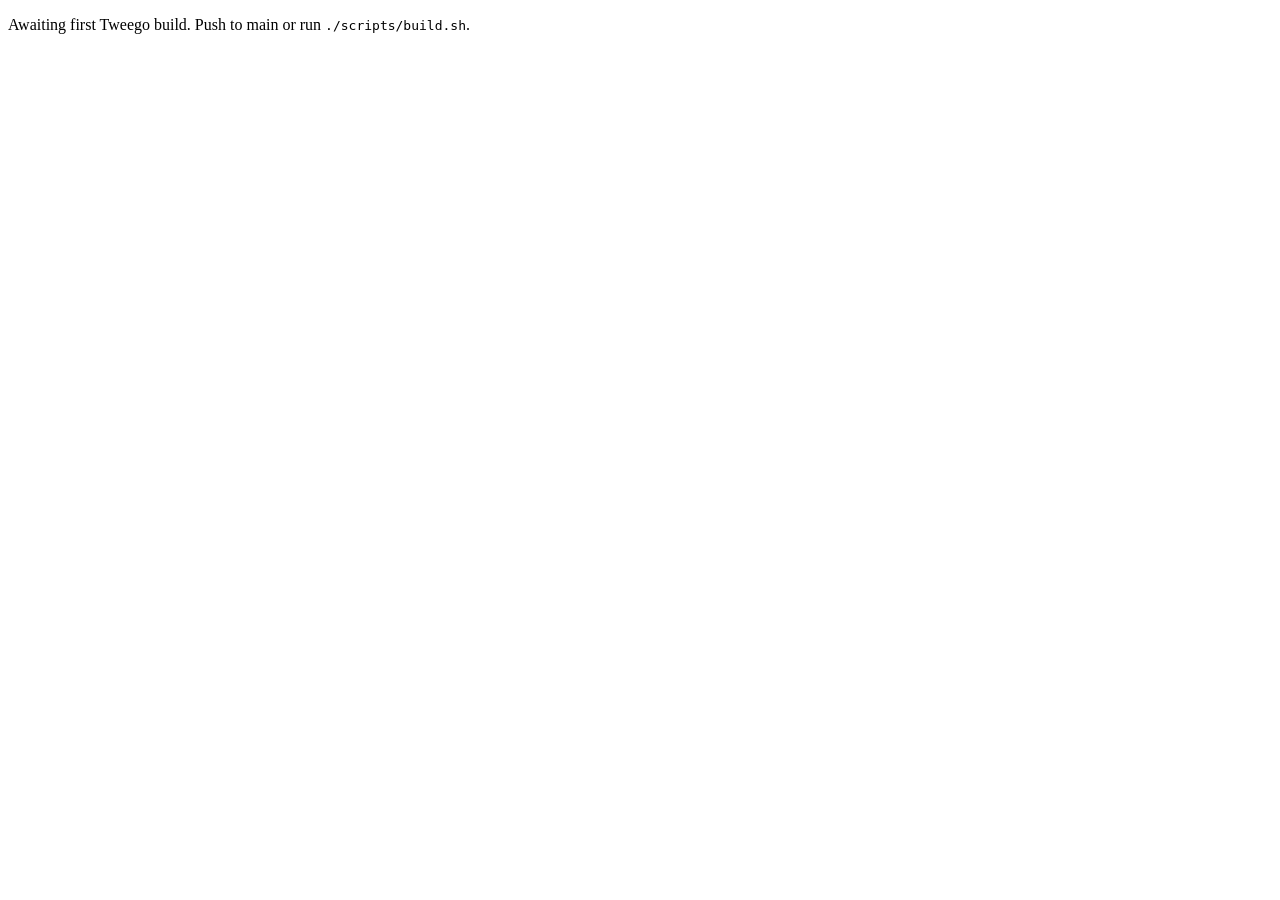
<file: docs/index.html>
<!DOCTYPE html>
<html lang="en"><head><meta charset="utf-8"><title>VG Twine Sketches</title></head>
<body><p>Awaiting first Tweego build. Push to main or run <code>./scripts/build.sh</code>.</p></body></html>
</file>
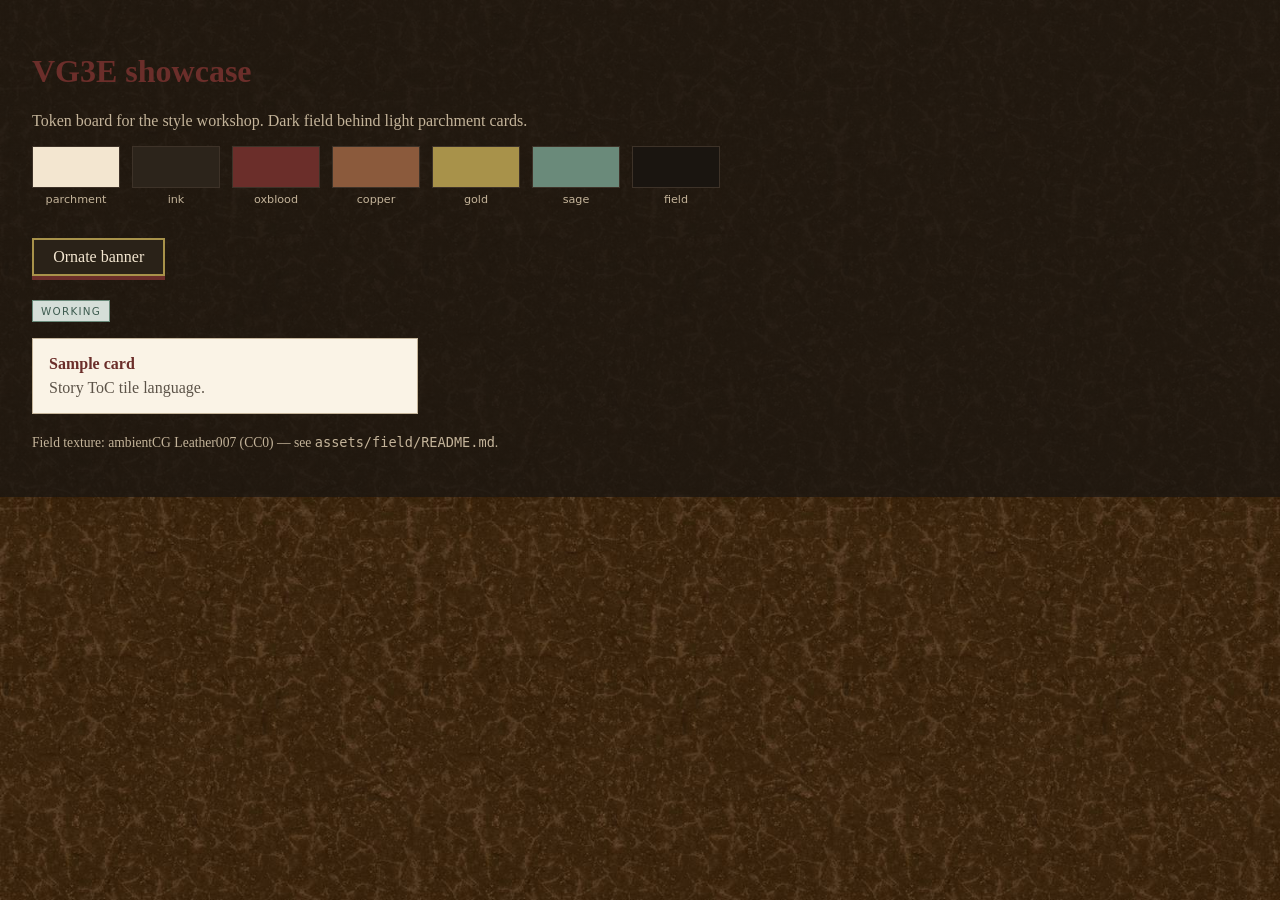
<file: styles/vg3e/showcase.html>
<!DOCTYPE html>
<html lang="en">
<head>
  <meta charset="utf-8">
  <meta name="viewport" content="width=device-width, initial-scale=1">
  <title>VG3E · Style showcase</title>
  <link rel="stylesheet" href="./tokens.css">
  <style>
    body {
      margin: 0;
      font-family: var(--vg3e-serif);
      color: var(--vg3e-ink);
      padding: 2rem;
      background-color: var(--vg3e-field);
      background-image:
        linear-gradient(var(--vg3e-field-overlay), var(--vg3e-field-overlay)),
        var(--vg3e-field-texture);
      background-size: auto, 420px 420px;
      background-repeat: no-repeat, repeat;
    }
    h1 { font-family: var(--vg3e-display); color: var(--vg3e-oxblood); }
    .swatches { display: flex; flex-wrap: wrap; gap: 0.75rem; margin: 1rem 0 2rem; }
    .swatch { width: 5.5rem; text-align: center; font-size: 0.7rem; font-family: var(--vg3e-small); color: var(--vg3e-gold-quiet); }
    .chip { height: 2.5rem; border: 1px solid var(--vg3e-stitch); margin-bottom: 0.3rem; }
    .banner { display: inline-block; background: var(--vg3e-banner); color: var(--vg3e-parchment); border: 2px solid var(--vg3e-gold); padding: 0.5rem 1.2rem; box-shadow: 0 4px 0 var(--vg3e-oxblood); }
    .card { max-width: 22rem; background: var(--vg3e-parchment-lift); border: 1px solid var(--vg3e-gold-quiet); padding: 1rem; }
    .badge { display: inline-block; font-family: var(--vg3e-small); font-size: 0.65rem; letter-spacing: 0.12em; text-transform: uppercase; padding: 0.25rem 0.5rem; background: var(--vg3e-sage-bg); border: 1px solid var(--vg3e-sage); color: #3E5C50; }
    .note { margin-top: 1.25rem; font-size: 0.85rem; color: var(--vg3e-gold-quiet); max-width: 36rem; }
  </style>
</head>
<body>
  <h1>VG3E showcase</h1>
  <p style="color:var(--vg3e-gold-quiet)">Token board for the style workshop. Dark field behind light parchment cards.</p>
  <div class="swatches">
    <div class="swatch"><div class="chip" style="background:#F3E6D0"></div>parchment</div>
    <div class="swatch"><div class="chip" style="background:#2C241B"></div>ink</div>
    <div class="swatch"><div class="chip" style="background:#6B2E2A"></div>oxblood</div>
    <div class="swatch"><div class="chip" style="background:#8B5A3C"></div>copper</div>
    <div class="swatch"><div class="chip" style="background:#A8924A"></div>gold</div>
    <div class="swatch"><div class="chip" style="background:#6A8A7A"></div>sage</div>
    <div class="swatch"><div class="chip" style="background:#1A1510"></div>field</div>
  </div>
  <div class="banner">Ornate banner</div>
  <p style="margin-top:1.5rem"><span class="badge">Working</span></p>
  <div class="card" style="margin-top:1rem">
    <strong style="color:var(--vg3e-oxblood)">Sample card</strong>
    <p style="margin:0.4rem 0 0;color:var(--vg3e-ink-muted)">Story ToC tile language.</p>
  </div>
  <p class="note">Field texture: ambientCG Leather007 (CC0) — see <code>assets/field/README.md</code>.</p>
</body>
</html>
</file>
<file: styles/vg3e/tokens.css>
/* VG3E — Valorous Garden Third-Edition style tokens
   Homage language: stitched parchment, ornate banner, ink & oxblood.
   No outside product names or marks. */

:root {
  --vg3e-parchment: #F3E6D0;
  --vg3e-parchment-deep: #E8D7B8;
  --vg3e-parchment-lift: #FAF3E6;
  --vg3e-ink: #2C241B;
  --vg3e-ink-muted: #5C5348;
  --vg3e-oxblood: #6B2E2A;
  --vg3e-copper: #8B5A3C;
  --vg3e-gold: #A8924A;
  --vg3e-gold-quiet: #C4B49A;
  --vg3e-sage: #6A8A7A;
  --vg3e-sage-bg: #D5DED8;
  --vg3e-working-bg: #E7F0EA;
  --vg3e-stitch: #3D3228;
  --vg3e-banner: #2A2218;
  --vg3e-field: #1A1510;
  --vg3e-field-overlay: rgba(26, 21, 16, 0.78);
  --vg3e-rule: #C4B49A;
  --vg3e-shadow: rgba(44, 36, 27, 0.18);
  --vg3e-read-max: 40rem;
  --vg3e-pad: 1.25rem;
  --vg3e-serif: Georgia, "Palatino Linotype", "Book Antiqua", "Liberation Serif", serif;
  --vg3e-display: "Palatino Linotype", Palatino, Georgia, serif;
  --vg3e-small: system-ui, "Segoe UI", sans-serif;
  /* CC0 leather field — see player/assets/field/README.md */
  --vg3e-field-texture: url("./assets/field/leather007-color.jpg");
}
</file>
